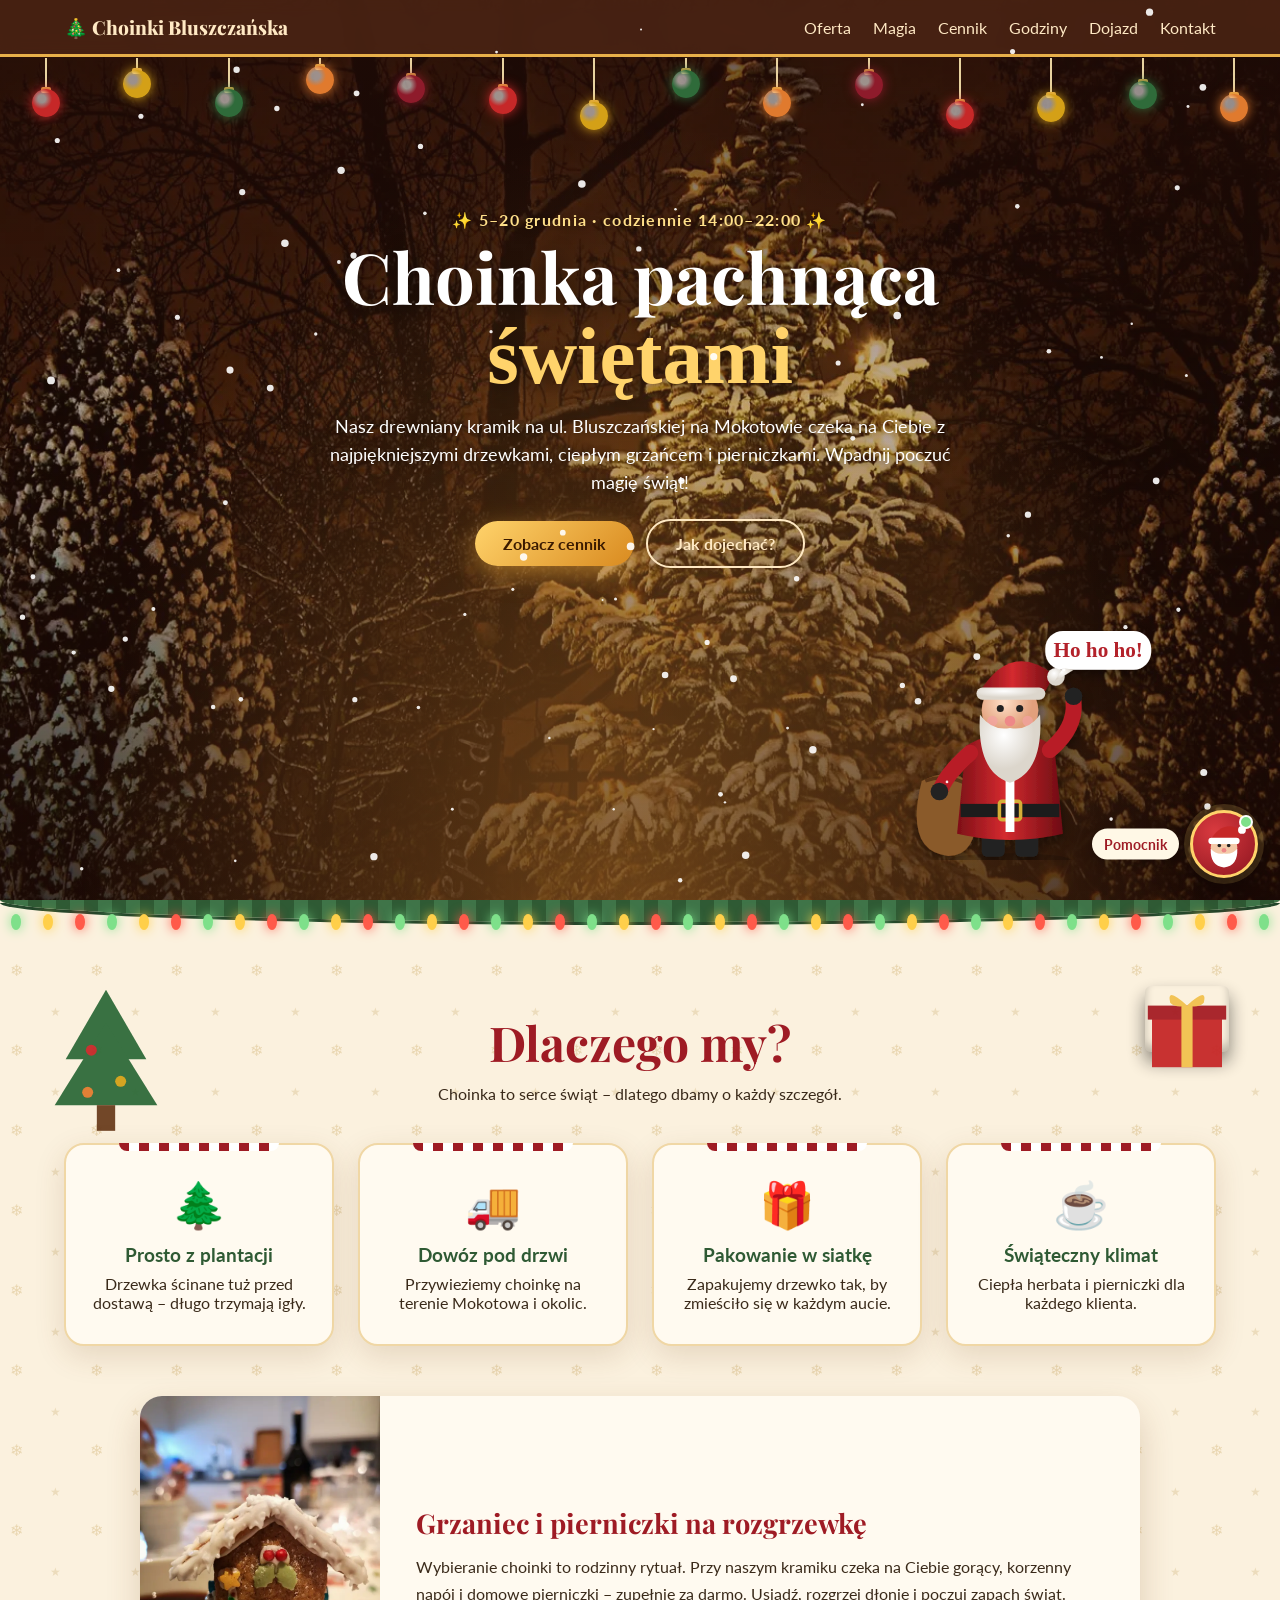
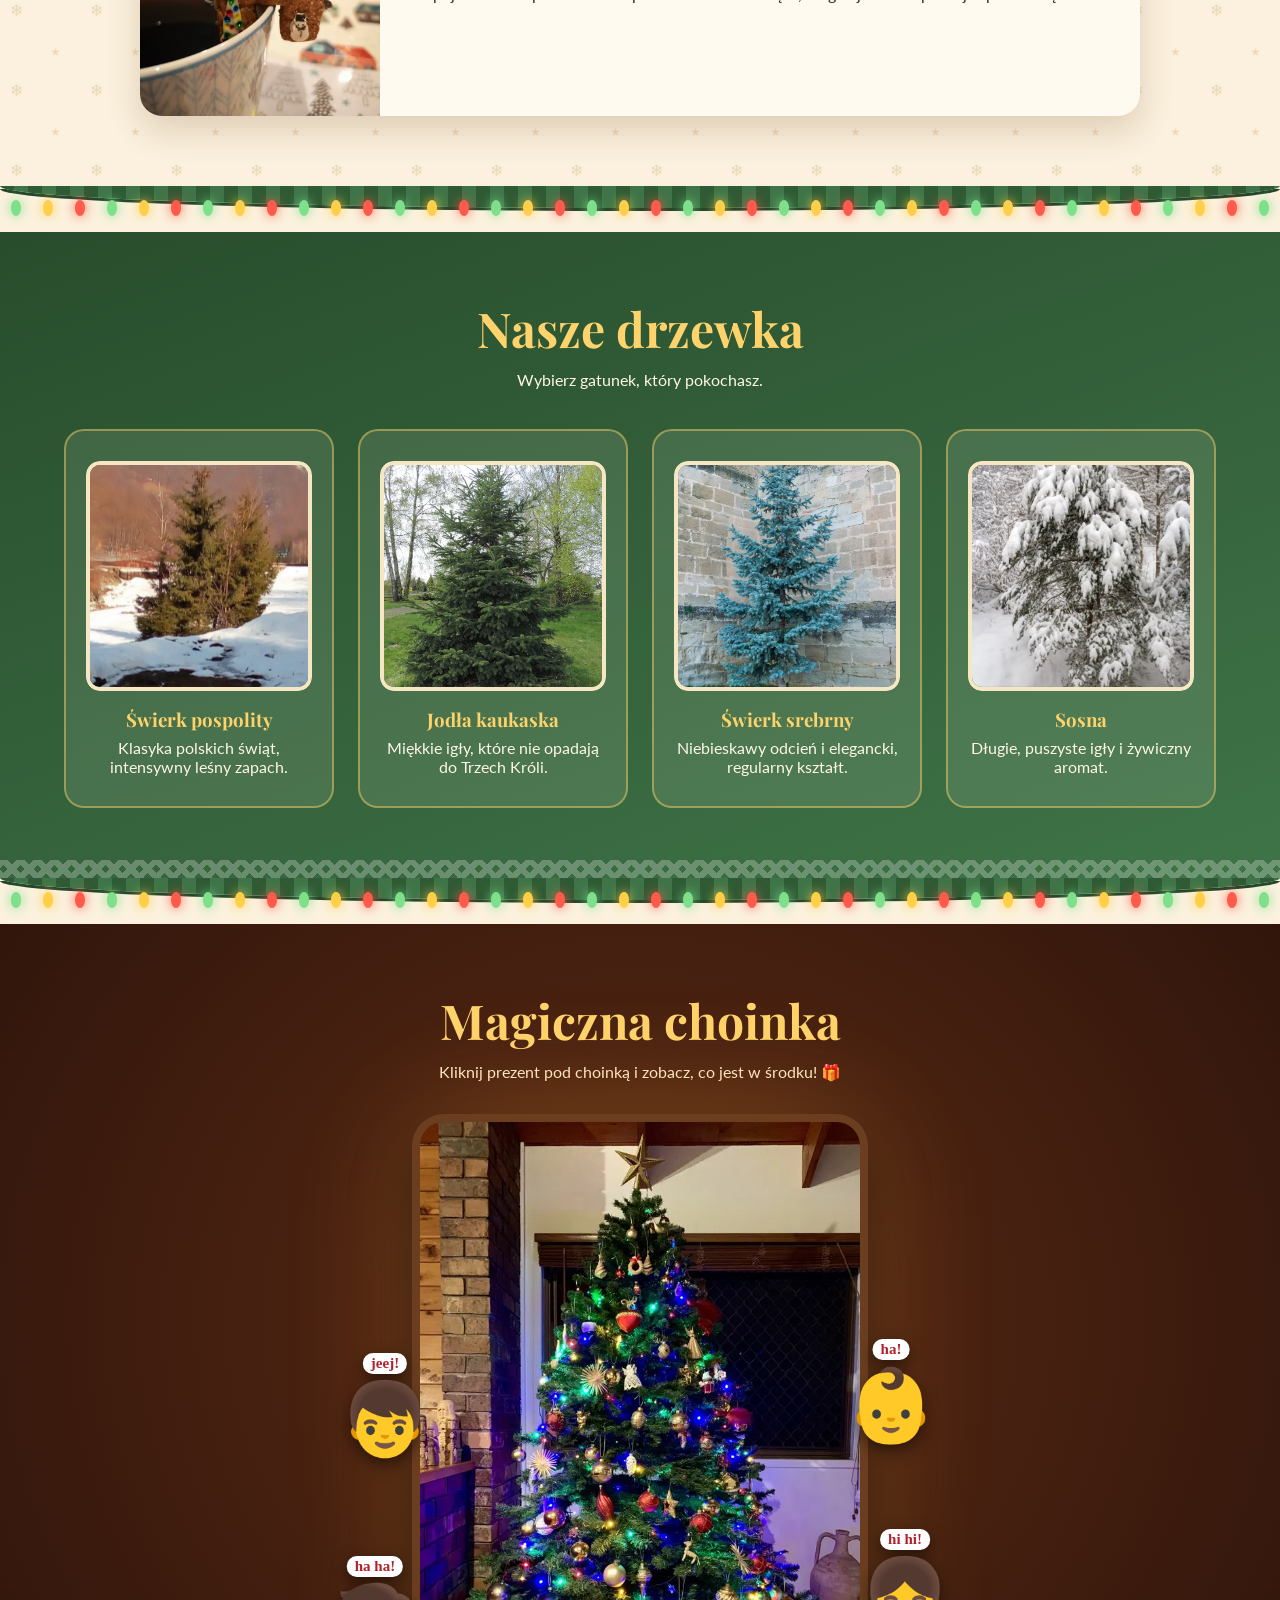
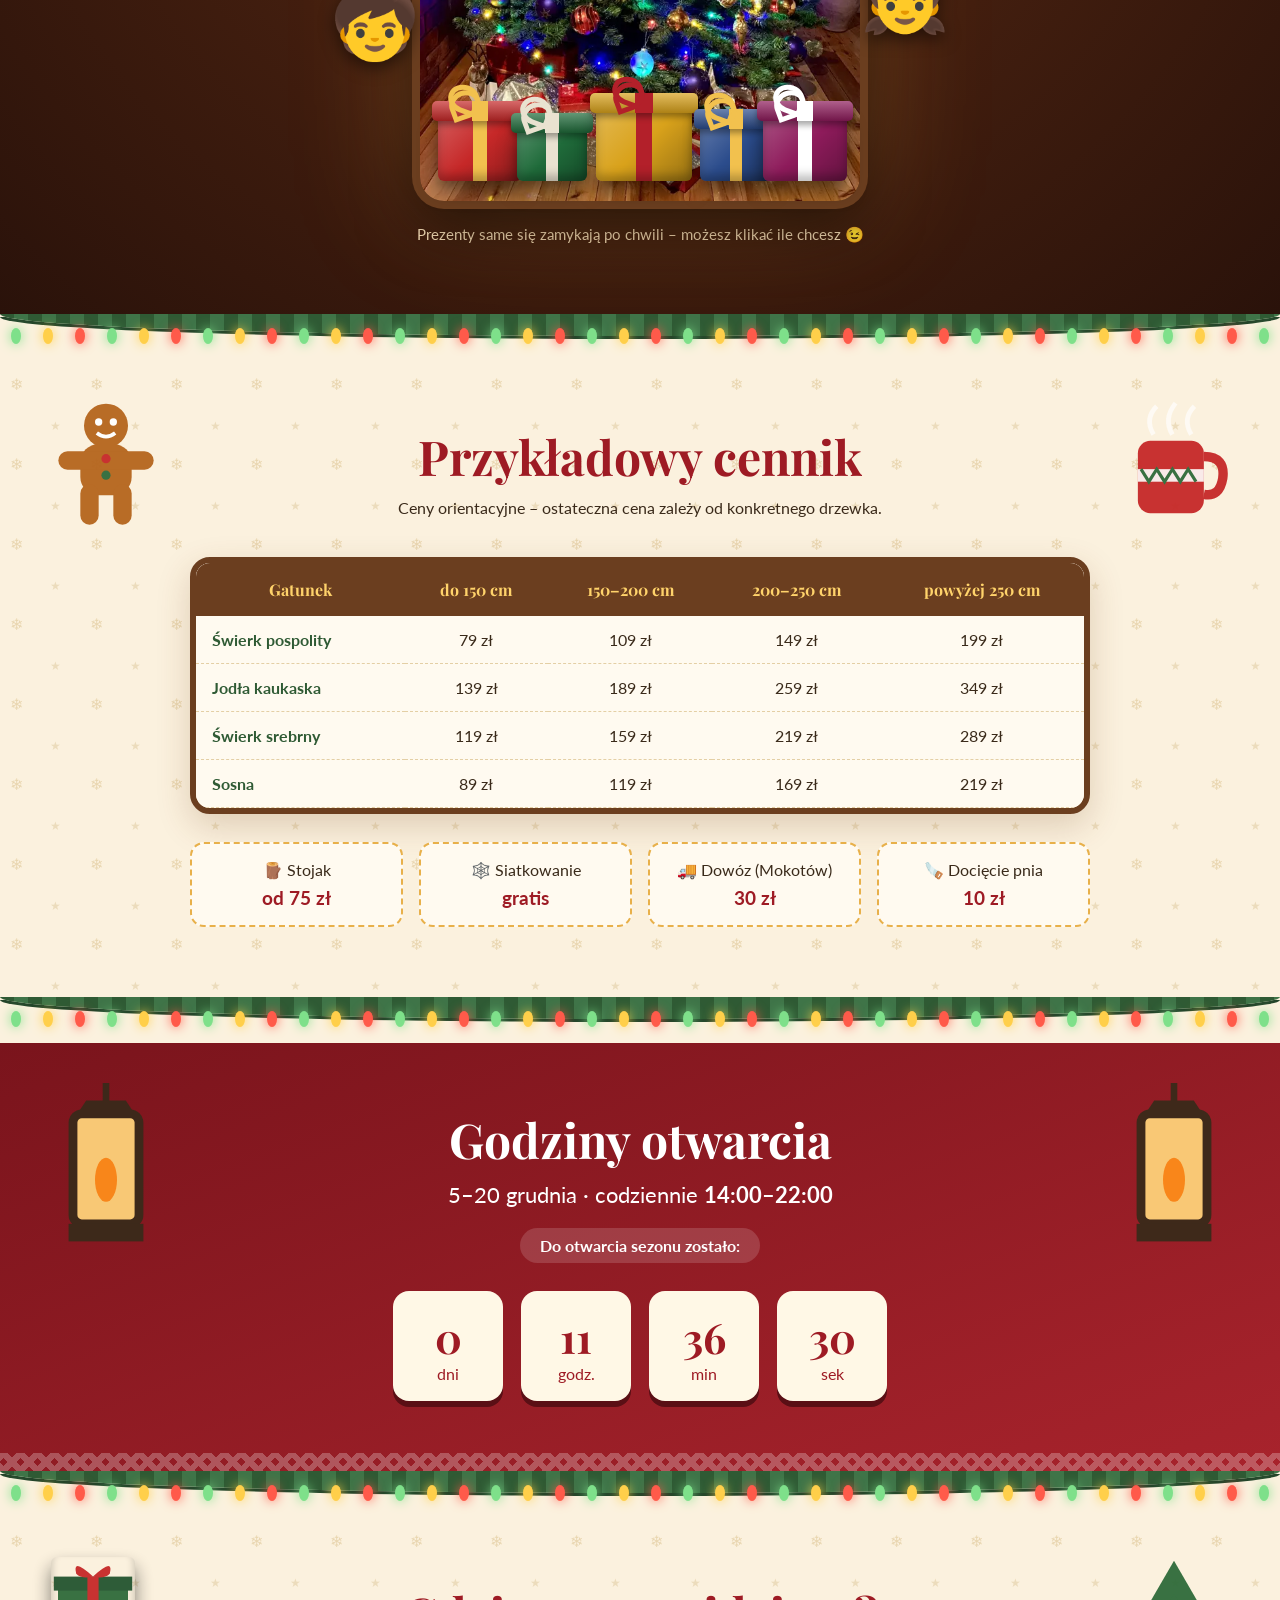
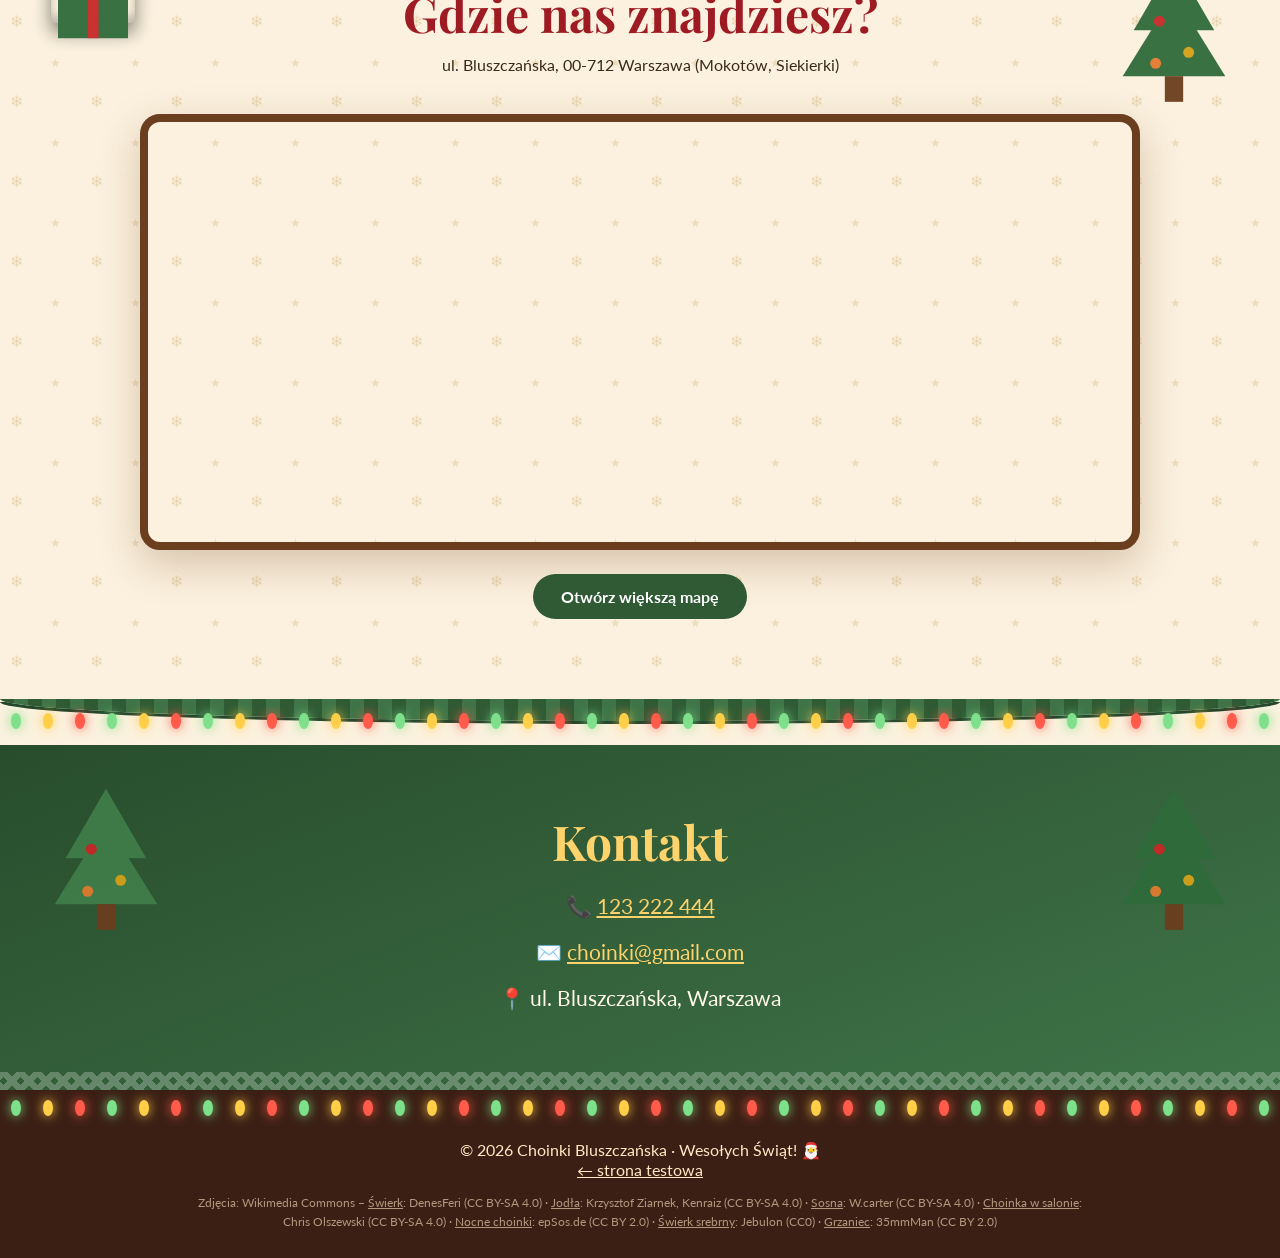
<file: index.html>
<!DOCTYPE html>
<html lang="pl"><head><meta charset="utf-8"><meta name="viewport" content="width=device-width,initial-scale=1">
<title>Choinki Bluszczańska – świąteczny punkt sprzedaży choinek, Warszawa Mokotów</title>
<link rel="preconnect" href="https://fonts.googleapis.com"><link href="https://fonts.googleapis.com/css2?family=Playfair+Display:ital,wght@0,600;0,800;1,600&family=Mountains+of+Christmas:wght@700&family=Lato:wght@400;700&display=swap" rel="stylesheet">
<link rel="stylesheet" href="style.css"><link rel="stylesheet" href="chat.css"></head><body>
<canvas id="snow"></canvas>
<nav class="nav"><a href="#" class="logo">🎄 Choinki Bluszczańska</a><div class="links"><a href="#oferta">Oferta</a><a href="#magia">Magia</a><a href="#cennik">Cennik</a><a href="#godziny">Godziny</a><a href="#dojazd">Dojazd</a><a href="#kontakt">Kontakt</a></div></nav>
<header class="hero">
 <div class="orn" id="orn"></div>
 <div class="hero-inner">
  <div class="hero-text">
   <p class="kicker">✨ 5–20 grudnia · codziennie 14:00–22:00 ✨</p>
   <h1>Choinka pachnąca<br><span>świętami</span></h1>
   <p class="lead">Nasz drewniany kramik na ul. Bluszczańskiej na Mokotowie czeka na Ciebie z najpiękniejszymi drzewkami, ciepłym grzańcem i pierniczkami. Wpadnij poczuć magię świąt!</p>
   <div class="cta"><a href="#cennik" class="btn gold">Zobacz cennik</a><a href="#dojazd" class="btn ghost">Jak dojechać?</a></div>
  </div>
 </div>
 <div class="hero-photo"></div><svg class="santa-svg" viewBox="-40 -30 340 320" aria-label="Animowany Mikołaj"><defs><radialGradient id="sk" cx=".4" cy=".35"><stop offset="0" stop-color="#ffe0c8"/><stop offset="1" stop-color="#e2a07c"/></radialGradient><linearGradient id="coat" x1="0" x2="1"><stop offset="0" stop-color="#7d0f17"/><stop offset=".45" stop-color="#d42a2f"/><stop offset="1" stop-color="#6e0c13"/></linearGradient><radialGradient id="fur" cx=".4" cy=".3"><stop offset="0" stop-color="#fff"/><stop offset="1" stop-color="#dcd6cc"/></radialGradient><filter id="sh"><feDropShadow dx="0" dy="6" stdDeviation="6" flood-opacity=".45"/></filter></defs><g filter="url(#sh)" class="santa" transform="translate(70,40)">
   <ellipse cx="60" cy="250" rx="70" ry="8" fill="rgba(0,0,0,.15)"/>
   <path d="M-40 160 Q-60 240 -10 245 Q30 245 20 170 Q0 140 -40 160Z" fill="#8a5a2b"/><path d="M-36 160 Q-10 150 20 168" stroke="#5a3418" stroke-width="4" fill="none"/>
   <rect x="28" y="210" width="26" height="36" rx="6" fill="#222"/><rect x="66" y="210" width="26" height="36" rx="6" fill="#222"/>
   <path d="M10 120 Q60 92 110 120 L120 220 Q60 234 0 220Z" fill="url(#coat)"/>
   <rect x="4" y="186" width="112" height="15" fill="#1b1b1b"/><rect x="48" y="183" width="24" height="21" rx="3" fill="none" stroke="#d4af37" stroke-width="4"/>
   <path d="M60 118 L60 218" stroke="#fff" stroke-width="10"/>
   <path d="M15 128 Q-10 150 -18 168" stroke="#b81f26" stroke-width="18" fill="none" stroke-linecap="round"/><circle cx="-20" cy="172" r="10" fill="#222"/>
   <g class="arm-r"><path d="M105 125 Q135 100 132 70" stroke="#b81f26" stroke-width="18" fill="none" stroke-linecap="round"/><circle cx="132" cy="64" r="10" fill="#222"/></g>
   <circle cx="60" cy="80" r="32" fill="url(#sk)"/><circle cx="40" cy="92" r="6" fill="#f4a3a3" opacity=".7"/><circle cx="80" cy="92" r="6" fill="#f4a3a3" opacity=".7"/>
   <path d="M26 85 Q22 150 60 162 Q98 150 94 85 Q80 104 60 100 Q40 104 26 85Z" fill="url(#fur)"/>
   <circle cx="60" cy="92" r="6" fill="#e88"/>
   <g class="eyes"><circle cx="49" cy="78" r="4" fill="#222"/><circle cx="71" cy="78" r="4" fill="#222"/></g>
   <path d="M24 62 Q60 0 110 40 L100 58Z" fill="url(#coat)"/><circle cx="112" cy="42" r="10" fill="url(#fur)"/><rect x="22" y="54" width="78" height="14" rx="7" fill="url(#fur)"/>
   <g class="bubble2"><rect x="100" y="-10" width="120" height="44" rx="20" fill="#fff"/><path d="M120 32 l-10 16 l22-14z" fill="url(#fur)"/><text x="160" y="20" text-anchor="middle" font-family="Mountains of Christmas" font-weight="700" font-size="24" fill="#b3202a">Ho ho ho!</text></g>
  </g>
  </svg>
</header>
<div class="garland"><div class="lights"></div></div><section id="oferta" class="sec cream"><div class="deco l"><svg viewBox="0 0 60 90"><polygon points="30,2 52,40 8,40" fill="#2f6b3a"/><polygon points="30,20 58,65 2,65" fill="#2f6b3a"/><rect x="25" y="65" width="10" height="14" fill="#6b3e1f"/><circle cx="22" cy="35" r="3" fill="#c62828"/><circle cx="38" cy="52" r="3" fill="#d4a017"/><circle cx="20" cy="58" r="3" fill="#e07a2e"/></svg></div><div class="deco r gift"><svg viewBox="0 0 60 60"><rect x="5" y="20" width="50" height="38" fill="#c62828"/><rect x="2" y="14" width="56" height="10" fill="#a51d24"/><rect x="26" y="14" width="8" height="44" fill="#f2c14e"/><path d="M30 14 Q15 0 18 12 Q22 16 30 14 Q45 0 42 12 Q38 16 30 14" fill="#f2c14e"/></svg></div><h2 class="reveal">Dlaczego my?</h2><p class="sub reveal">Choinka to serce świąt – dlatego dbamy o każdy szczegół.</p>
<div class="grid4">
 <div class="feat reveal"><div class="ico">🌲</div><h3>Prosto z plantacji</h3><p>Drzewka ścinane tuż przed dostawą – długo trzymają igły.</p></div>
 <div class="feat reveal"><div class="ico">🚚</div><h3>Dowóz pod drzwi</h3><p>Przywieziemy choinkę na terenie Mokotowa i okolic.</p></div>
 <div class="feat reveal"><div class="ico">🎁</div><h3>Pakowanie w siatkę</h3><p>Zapakujemy drzewko tak, by zmieściło się w każdym aucie.</p></div>
 <div class="feat reveal"><div class="ico">☕</div><h3>Świąteczny klimat</h3><p>Ciepła herbata i pierniczki dla każdego klienta.</p></div>
</div><div class="cozy reveal"><img src="img/grzaniec.webp" alt="Grzaniec i piernik" loading="lazy"><div><h3>Grzaniec i pierniczki na rozgrzewkę</h3><p>Wybieranie choinki to rodzinny rytuał. Przy naszym kramiku czeka na Ciebie gorący, korzenny napój i domowe pierniczki – zupełnie za darmo. Usiądź, rozgrzej dłonie i poczuj zapach świąt.</p></div></div></section>

<div class="garland"><div class="lights"></div></div><section class="sec green"><h2 class="reveal">Nasze drzewka</h2><p class="sub reveal">Wybierz gatunek, który pokochasz.</p>
<div class="trees">
 <div class="tree-card reveal"><div class="photo"><img src="img/swierk.webp" alt="" loading="lazy"></div><h3>Świerk pospolity</h3><p>Klasyka polskich świąt, intensywny leśny zapach.</p></div>
 <div class="tree-card reveal"><div class="photo"><img src="img/jodla.webp" alt="" loading="lazy"></div><h3>Jodła kaukaska</h3><p>Miękkie igły, które nie opadają do Trzech Króli.</p></div>
 <div class="tree-card reveal"><div class="photo"><img src="img/srebrny.webp" alt="" loading="lazy"></div><h3>Świerk srebrny</h3><p>Niebieskawy odcień i elegancki, regularny kształt.</p></div>
 <div class="tree-card reveal"><div class="photo"><img src="img/sosna.webp" alt="" loading="lazy"></div><h3>Sosna</h3><p>Długie, puszyste igły i żywiczny aromat.</p></div>
</div></section><div class="garland"><div class="lights"></div></div><section id="magia" class="sec magic"><h2 class="reveal">Magiczna choinka</h2><p class="sub reveal">Kliknij prezent pod choinką i zobacz, co jest w środku! 🎁</p>
<div class="stage reveal" id="stage">
 <img class="room" src="img/salon.webp" alt="Ubrana choinka w ciepłym salonie">
 <div class="kid k1">🧒<span>ha ha!</span></div><div class="kid k2">👧<span>hi hi!</span></div><div class="kid k3">👦<span>jeej!</span></div><div class="kid k4">👶<span>ha!</span></div>
 <button class="gift g1" style="--c:#c62828;--rb:#f2c14e" aria-label="Otwórz prezent"><i class="lid"></i></button>
 <button class="gift g2" style="--c:#1f6b3a;--rb:#e9e2d0" aria-label="Otwórz prezent"><i class="lid"></i></button>
 <button class="gift g3" style="--c:#d9a21b;--rb:#b3202a" aria-label="Otwórz prezent"><i class="lid"></i></button>
 <button class="gift g4" style="--c:#2b4c8c;--rb:#f2c14e" aria-label="Otwórz prezent"><i class="lid"></i></button>
 <button class="gift g5" style="--c:#8e1b5b;--rb:#fff" aria-label="Otwórz prezent"><i class="lid"></i></button>
</div><p class="hint reveal">Prezenty same się zamykają po chwili – możesz klikać ile chcesz 😉</p></section>

<div class="garland"><div class="lights"></div></div><section id="cennik" class="sec cream"><div class="deco l ging"><svg viewBox="0 0 60 70"><circle cx="30" cy="14" r="12" fill="#b5651d"/><rect x="16" y="24" width="28" height="28" rx="10" fill="#b5651d"/><rect x="4" y="28" width="52" height="10" rx="5" fill="#b5651d"/><rect x="16" y="46" width="10" height="22" rx="5" fill="#b5651d"/><rect x="34" y="46" width="10" height="22" rx="5" fill="#b5651d"/><circle cx="26" cy="12" r="2" fill="#fff"/><circle cx="34" cy="12" r="2" fill="#fff"/><path d="M25 18 Q30 22 35 18" stroke="#fff" fill="none" stroke-width="2"/><circle cx="30" cy="32" r="2.5" fill="#c62828"/><circle cx="30" cy="41" r="2.5" fill="#2f6b3a"/></svg></div><div class="deco r mug"><svg viewBox="0 0 70 80"><path class="steam" d="M22 22 Q16 12 24 4 M34 22 Q28 12 36 2 M46 22 Q40 12 48 4" stroke="#fff" stroke-width="3" fill="none" opacity=".7"/><rect x="12" y="26" width="42" height="46" rx="8" fill="#c62828"/><path d="M54 36 Q68 36 66 50 Q64 62 54 60" stroke="#c62828" stroke-width="6" fill="none"/><rect x="12" y="44" width="42" height="8" fill="#fff" opacity=".9"/><path d="M14 44 l5 8 l5-8 l5 8 l5-8 l5 8 l5-8 l5 8" stroke="#2f6b3a" stroke-width="2" fill="none"/></svg></div><h2 class="reveal">Przykładowy cennik</h2><p class="sub reveal">Ceny orientacyjne – ostateczna cena zależy od konkretnego drzewka.</p>
<div class="price reveal"><table>
<thead><tr><th>Gatunek</th><th>do 150 cm</th><th>150–200 cm</th><th>200–250 cm</th><th>powyżej 250 cm</th></tr></thead>
<tbody>
<tr><td>Świerk pospolity</td><td>79 zł</td><td>109 zł</td><td>149 zł</td><td>199 zł</td></tr>
<tr><td>Jodła kaukaska</td><td>139 zł</td><td>189 zł</td><td>259 zł</td><td>349 zł</td></tr>
<tr><td>Świerk srebrny</td><td>119 zł</td><td>159 zł</td><td>219 zł</td><td>289 zł</td></tr>
<tr><td>Sosna</td><td>89 zł</td><td>119 zł</td><td>169 zł</td><td>219 zł</td></tr>
</tbody></table></div>
<div class="extras">
 <div class="extra reveal"><span>🪵 Stojak</span><strong>od 75 zł</strong></div>
 <div class="extra reveal"><span>🕸️ Siatkowanie</span><strong>gratis</strong></div>
 <div class="extra reveal"><span>🚚 Dowóz (Mokotów)</span><strong>30 zł</strong></div>
 <div class="extra reveal"><span>🪚 Docięcie pnia</span><strong>10 zł</strong></div>
</div></section>

<div class="garland"><div class="lights"></div></div><section id="godziny" class="sec red"><div class="deco l lant"><svg viewBox="0 0 50 90"><path d="M25 0 v10" stroke="#3a2a1a" stroke-width="3"/><path d="M12 14 h26 l-4 -6 h-18z" fill="#3a2a1a"/><rect x="10" y="14" width="30" height="50" rx="4" fill="#ffd27a" stroke="#3a2a1a" stroke-width="4"/><ellipse class="flame" cx="25" cy="44" rx="5" ry="10" fill="#ff8c1a"/><rect x="8" y="64" width="34" height="8" fill="#3a2a1a"/></svg></div><div class="deco r lant"><svg viewBox="0 0 50 90"><path d="M25 0 v10" stroke="#3a2a1a" stroke-width="3"/><path d="M12 14 h26 l-4 -6 h-18z" fill="#3a2a1a"/><rect x="10" y="14" width="30" height="50" rx="4" fill="#ffd27a" stroke="#3a2a1a" stroke-width="4"/><ellipse class="flame" cx="25" cy="44" rx="5" ry="10" fill="#ff8c1a"/><rect x="8" y="64" width="34" height="8" fill="#3a2a1a"/></svg></div><h2 class="reveal">Godziny otwarcia</h2>
<p class="big reveal">5–20 grudnia · codziennie <strong>14:00–22:00</strong></p>
<div id="status" class="status reveal"></div>
<div class="count reveal" id="count"><div><b id="d">0</b><span>dni</span></div><div><b id="h">0</b><span>godz.</span></div><div><b id="m">0</b><span>min</span></div><div><b id="s">0</b><span>sek</span></div></div>
</section>

<div class="garland"><div class="lights"></div></div><section id="dojazd" class="sec cream"><div class="deco l gift"><svg viewBox="0 0 60 60"><rect x="5" y="20" width="50" height="38" fill="#2f6b3a"/><rect x="2" y="14" width="56" height="10" fill="#245530"/><rect x="26" y="14" width="8" height="44" fill="#c62828"/><path d="M30 14 Q15 0 18 12 Q22 16 30 14 Q45 0 42 12 Q38 16 30 14" fill="#c62828"/></svg></div><div class="deco r"><svg viewBox="0 0 60 90"><polygon points="30,2 52,40 8,40" fill="#2f6b3a"/><polygon points="30,20 58,65 2,65" fill="#2f6b3a"/><rect x="25" y="65" width="10" height="14" fill="#6b3e1f"/><circle cx="22" cy="35" r="3" fill="#c62828"/><circle cx="38" cy="52" r="3" fill="#d4a017"/><circle cx="20" cy="58" r="3" fill="#e07a2e"/></svg></div><h2 class="reveal">Gdzie nas znajdziesz?</h2><p class="sub reveal">ul. Bluszczańska, 00-712 Warszawa (Mokotów, Siekierki)</p>
<div class="map reveal"><iframe title="Mapa – ul. Bluszczańska, Warszawa" loading="lazy" src="https://www.openstreetmap.org/export/embed.html?bbox=21.0595%2C52.2055%2C21.0795%2C52.2130&amp;layer=mapnik&amp;marker=52.20925%2C21.0695"></iframe></div>
<p class="center reveal"><a class="btn green-btn" target="_blank" rel="noopener" href="https://www.openstreetmap.org/?mlat=52.20925&amp;mlon=21.0695#map=17/52.20925/21.0695">Otwórz większą mapę</a></p>
</section>

<div class="garland"><div class="lights"></div></div><section id="kontakt" class="sec green"><div class="deco l"><svg viewBox="0 0 60 90"><polygon points="30,2 52,40 8,40" fill="#3f7d4a"/><polygon points="30,20 58,65 2,65" fill="#3f7d4a"/><rect x="25" y="65" width="10" height="14" fill="#6b3e1f"/><circle cx="22" cy="35" r="3" fill="#c62828"/><circle cx="38" cy="52" r="3" fill="#d4a017"/><circle cx="20" cy="58" r="3" fill="#e07a2e"/></svg></div><div class="deco r"><svg viewBox="0 0 60 90"><polygon points="30,2 52,40 8,40" fill="#2f6b3a"/><polygon points="30,20 58,65 2,65" fill="#2f6b3a"/><rect x="25" y="65" width="10" height="14" fill="#6b3e1f"/><circle cx="22" cy="35" r="3" fill="#c62828"/><circle cx="38" cy="52" r="3" fill="#d4a017"/><circle cx="20" cy="58" r="3" fill="#e07a2e"/></svg></div><h2 class="reveal">Kontakt</h2>
<div class="contact reveal">
 <p>📞 <a href="tel:+48123222444">123 222 444</a></p>
 <p>✉️ <a href="mailto:choinki@gmail.com">choinki@gmail.com</a></p>
 <p>📍 ul. Bluszczańska, Warszawa</p>
</div></section>

<footer><div class="lights"></div>© 2026 Choinki Bluszczańska · Wesołych Świąt! 🎅<p><a href="test/" style="color:inherit">← strona testowa</a></p><p class="credits">Zdjęcia: Wikimedia Commons – <a href="https://commons.wikimedia.org/wiki/File:Picea_abies_-_18.jpg" target="_blank" rel="noopener">Świerk</a>: DenesFeri (CC BY-SA 4.0) · <a href="https://commons.wikimedia.org/wiki/File:Abies_nordmanniana_kz03.jpg" target="_blank" rel="noopener">Jodła</a>: Krzysztof Ziarnek, Kenraiz (CC BY-SA 4.0) · <a href="https://commons.wikimedia.org/wiki/File:Lots_of_snow_on_pine_branches_in_Tuntorp_2.jpg" target="_blank" rel="noopener">Sosna</a>: W.carter (CC BY-SA 4.0) · <a href="https://commons.wikimedia.org/wiki/File:Christmas_tree_with_presents_in_a_privite_house_on_Christmas_Eve_night.jpg" target="_blank" rel="noopener">Choinka w salonie</a>: Chris Olszewski (CC BY-SA 4.0) · <a href="https://commons.wikimedia.org/wiki/File:Glowing_Christmas_Tree_Lights_in_the_Winter_Night.jpg" target="_blank" rel="noopener">Nocne choinki</a>: epSos.de (CC BY 2.0) · <a href="https://commons.wikimedia.org/wiki/File:Picea_pungens_f.glauca,_Miranda_de_Ebro,_Spain.jpg" target="_blank" rel="noopener">Świerk srebrny</a>: Jebulon (CC0) · <a href="https://commons.wikimedia.org/wiki/File:Gingerbread_house_and_mulled_wine_-_Flickr_-_35mmMan.jpg" target="_blank" rel="noopener">Grzaniec</a>: 35mmMan (CC BY 2.0)</p></footer>
<script src="script.js"></script><script src="chat.js"></script></body></html>
</file>
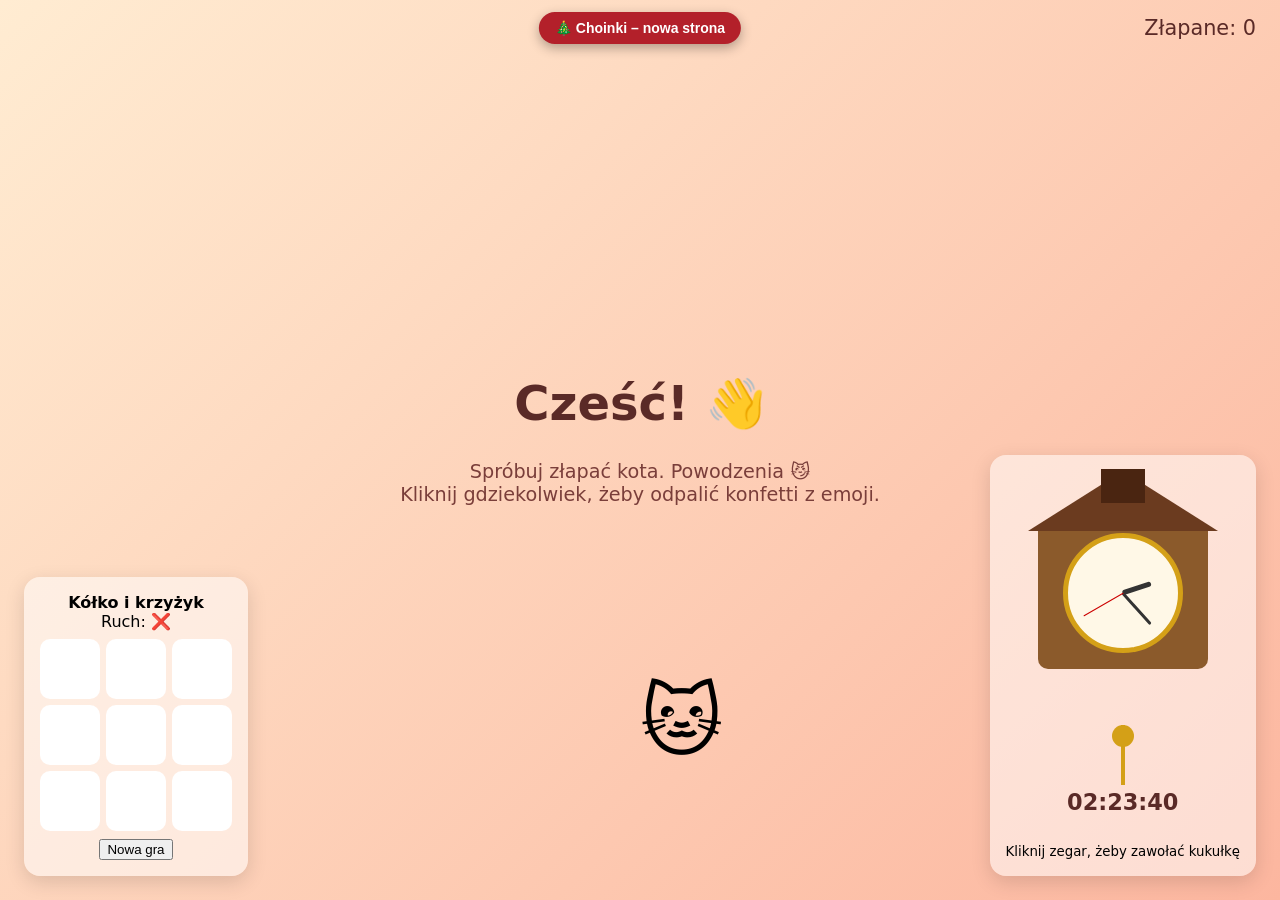
<file: test/index.html>
<!DOCTYPE html>
<html lang="pl">
<head>
<meta charset="UTF-8">
<meta name="viewport" content="width=device-width, initial-scale=1.0">
<title>Testowa strona Jasia</title>
<style>
  body{margin:0;height:100vh;overflow:hidden;font-family:system-ui,sans-serif;background:linear-gradient(135deg,#ffecd2,#fcb69f);display:flex;flex-direction:column;align-items:center;justify-content:center;text-align:center;cursor:pointer;user-select:none}
  h1{font-size:3rem;margin:0 0 .5rem;color:#5a2a27}
  p{color:#7a3e3a;font-size:1.2rem}
  #cat{font-size:5rem;position:absolute;transition:transform .2s}
  .emoji{position:absolute;font-size:2.5rem;pointer-events:none;animation:fly 1.6s ease-out forwards}
  @keyframes fly{to{transform:translate(var(--dx),var(--dy)) rotate(720deg) scale(.2);opacity:0}}
  #score{position:absolute;top:1rem;right:1.5rem;font-size:1.3rem;color:#5a2a27}

  .panel{position:absolute;bottom:1.5rem;background:#fff8;border-radius:16px;padding:1rem;box-shadow:0 6px 20px #0002;cursor:default}
  #ttt{left:1.5rem} #clock{right:1.5rem;text-align:center}
  #board{display:grid;grid-template-columns:repeat(3,60px);gap:6px;margin:.5rem auto}
  #board button{width:60px;height:60px;font-size:2rem;border:none;border-radius:10px;background:#fff;cursor:pointer}
  #board button:hover{background:#ffe3d3}
  .house{width:170px;margin:auto;position:relative}
  .roof{width:0;height:0;border-left:95px solid transparent;border-right:95px solid transparent;border-bottom:60px solid #6b3b1f;margin-left:-10px}
  .body{background:#8b5a2b;padding:12px 0 16px;border-radius:0 0 10px 10px}
  .door{width:44px;height:34px;margin:-74px auto 8px;position:relative;overflow:visible}
  .door .l,.door .r{position:absolute;top:0;width:22px;height:34px;background:#4a2511;transition:transform .4s;z-index:2}
  .door .l{left:0;transform-origin:left}.door .r{right:0;transform-origin:right}
  .door.open .l{transform:perspective(200px) rotateY(-80deg)}.door.open .r{transform:perspective(200px) rotateY(80deg)}
  .bird{position:absolute;left:4px;top:2px;font-size:1.8rem;transition:transform .4s;z-index:1}
  .door.open .bird{transform:translateY(-6px) scale(1.4)}
  .face{width:110px;height:110px;border-radius:50%;background:#fff8e7;margin:30px auto 0;position:relative;border:5px solid #d4a017}
  .hand{position:absolute;left:50%;bottom:50%;background:#333;transform-origin:bottom center;border-radius:3px}
  .h{width:5px;height:30px;margin-left:-2.5px}.m{width:3px;height:42px;margin-left:-1.5px}.s{width:1px;height:46px;background:#c00}
  .pend{width:4px;height:60px;background:#d4a017;margin:auto;transform-origin:top;animation:sw 1s ease-in-out infinite alternate}
  .pend::after{content:'';display:block;width:22px;height:22px;border-radius:50%;background:#d4a017;margin:56px 0 0 -9px}
  @keyframes sw{from{transform:rotate(18deg)}to{transform:rotate(-18deg)}}
  #digital{font-size:1.4rem;font-weight:bold;color:#5a2a27;margin-top:.3rem}
  #kuku{font-size:1.5rem;font-weight:bold;color:#c0392b;height:1.6rem}
</style>
</head>
<body>
<div id="score">Złapane: 0</div>
<h1>Cześć! 👋</h1>
<p>Spróbuj złapać kota. Powodzenia 😼<br>Kliknij gdziekolwiek, żeby odpalić konfetti z emoji.</p>
<div id="cat">🐱</div>
<script>
const cat=document.getElementById('cat'),score=document.getElementById('score');
let caught=0,x=innerWidth/2,y=innerHeight*0.75;
const place=()=>{cat.style.left=x+'px';cat.style.top=y+'px'};place();
document.addEventListener('mousemove',e=>{
  const dx=x-e.clientX,dy=y-e.clientY,d=Math.hypot(dx,dy);
  if(d<140){x+=dx/d*90;y+=dy/d*90;
    if(x<20||x>innerWidth-100)x=Math.random()*(innerWidth-120)+20;
    if(y<20||y>innerHeight-100)y=Math.random()*(innerHeight-120)+20;
    cat.style.transform='rotate('+(Math.random()*60-30)+'deg) scale(1.2)';place();
    setTimeout(()=>cat.style.transform='',200);}
});
cat.addEventListener('click',e=>{e.stopPropagation();caught++;score.textContent='Złapane: '+caught;cat.textContent=['🙀','😹','😻','😾'][caught%4];burst(e.clientX,e.clientY,30)});
const em=['🎉','🐟','🍕','🦄','💥','🌮','🐸','⭐'];
function burst(cx,cy,n){for(let i=0;i<n;i++){const s=document.createElement('div');s.className='emoji';s.textContent=em[Math.random()*em.length|0];s.style.left=cx+'px';s.style.top=cy+'px';const a=Math.random()*Math.PI*2,r=150+Math.random()*250;s.style.setProperty('--dx',Math.cos(a)*r+'px');s.style.setProperty('--dy',Math.sin(a)*r+'px');document.body.appendChild(s);setTimeout(()=>s.remove(),1700);}}
document.addEventListener('click',e=>burst(e.clientX,e.clientY,15));
</script>

<div class="panel" id="ttt"><b>Kółko i krzyżyk</b><div id="status">Ruch: ❌</div><div id="board"></div><button id="reset">Nowa gra</button></div>
<div class="panel" id="clock"><div class="house"><div class="roof"></div><div class="body">
<div class="door" id="door"><span class="bird">🐦</span><div class="l"></div><div class="r"></div></div>
<div class="face"><div class="hand h" id="hh"></div><div class="hand m" id="mh"></div><div class="hand s" id="sh"></div></div>
</div><div class="pend"></div></div><div id="digital"></div><div id="kuku"></div><small>Kliknij zegar, żeby zawołać kukułkę</small></div>
<script>
document.querySelectorAll('.panel').forEach(p=>p.addEventListener('click',e=>e.stopPropagation()));
// kółko i krzyżyk (gracz ❌ vs komputer ⭕)
const B=document.getElementById('board'),st=document.getElementById('status');let g,over;
const L=[[0,1,2],[3,4,5],[6,7,8],[0,3,6],[1,4,7],[2,5,8],[0,4,8],[2,4,6]];
const win=b=>{for(const[a,c,d]of L)if(b[a]&&b[a]===b[c]&&b[a]===b[d])return b[a];return b.every(x=>x)?'remis':null};
function draw(){B.innerHTML='';g.forEach((v,i)=>{const t=document.createElement('button');t.textContent=v||'';t.onclick=()=>move(i);B.appendChild(t)})}
function end(w){over=true;st.textContent=w==='remis'?'Remis 🤝':w==='❌'?'Wygrałeś! 🎉':'Komputer wygrał 🤖';if(w==='❌'){const r=B.getBoundingClientRect();burst(r.left+100,r.top+100,40)}}
function ai(){const f=g.map((v,i)=>v?null:i).filter(i=>i!==null);
 for(const s of['⭕','❌'])for(const i of f){g[i]=s;const w=win(g);g[i]=null;if(w===s)return i}
 if(!g[4])return 4;return f[Math.random()*f.length|0]}
function move(i){if(over||g[i])return;g[i]='❌';let w=win(g);if(w){draw();return end(w)}
 g[ai()]='⭕';draw();w=win(g);if(w)return end(w);st.textContent='Ruch: ❌'}
function reset(){g=Array(9).fill(null);over=false;st.textContent='Ruch: ❌';draw()}
document.getElementById('reset').onclick=reset;reset();
// zegar z kukułką
const door=document.getElementById('door'),kk=document.getElementById('kuku');let AC;
function beep(f,t){AC=AC||new(window.AudioContext||window.webkitAudioContext)();const o=AC.createOscillator(),v=AC.createGain();o.frequency.value=f;o.connect(v);v.connect(AC.destination);v.gain.setValueAtTime(.3,AC.currentTime+t);v.gain.exponentialRampToValueAtTime(.001,AC.currentTime+t+.3);o.start(AC.currentTime+t);o.stop(AC.currentTime+t+.35)}
function cuckoo(n){n=Math.min(n,12);let k=0;const one=()=>{if(k++>=n){door.classList.remove('open');kk.textContent='';return}
 door.classList.add('open');kk.textContent='Kuku!'+(n>1?' ('+k+')':'');try{beep(784,0);beep(622,.35)}catch(e){}
 setTimeout(()=>{door.classList.remove('open')},700);setTimeout(one,1100)};one()}
document.getElementById('clock').addEventListener('click',()=>cuckoo(1));
let last=-1;function tick(){const d=new Date(),h=d.getHours(),m=d.getMinutes(),s=d.getSeconds();
 document.getElementById('hh').style.transform='rotate('+((h%12)*30+m*.5)+'deg)';
 document.getElementById('mh').style.transform='rotate('+(m*6)+'deg)';
 document.getElementById('sh').style.transform='rotate('+(s*6)+'deg)';
 document.getElementById('digital').textContent=d.toLocaleTimeString('pl-PL');
 if(m===0&&s===0&&last!==h){last=h;cuckoo(h%12||12)} else if(m===30&&s===0)cuckoo(1)}
tick();setInterval(tick,1000);
</script>
<a href="../" style="position:fixed;top:12px;left:50%;transform:translateX(-50%);z-index:9999;background:#b3202a;color:#fff;padding:8px 16px;border-radius:20px;font:bold 14px sans-serif;text-decoration:none;box-shadow:0 4px 12px rgba(0,0,0,.3)">🎄 Choinki – nowa strona</a>
</body>
</html>
</file>
<file: style.css>
:root{--g:#2f5a34;--g2:#3f7448;--r:#9e1b24;--gold:#e8b04a;--cream:#fbf1de;--wood:#6b3e1f}
*{box-sizing:border-box;margin:0;padding:0}html{scroll-behavior:smooth}
body{font-family:Lato,sans-serif;color:#3a2a1a;background:var(--cream);overflow-x:hidden}
#snow{position:fixed;inset:0;pointer-events:none;z-index:50}
a{color:inherit}
.nav{position:fixed;top:0;left:0;right:0;z-index:40;display:flex;justify-content:space-between;align-items:center;padding:14px 5vw;background:rgba(74,36,20,.88);backdrop-filter:blur(8px);color:#ffe9c4;border-bottom:3px solid var(--gold)}
.logo{font-family:'Playfair Display';font-weight:800;text-decoration:none;font-size:1.2rem}
.links a{margin-left:22px;text-decoration:none}.links a:hover{color:var(--gold)}
.hero{position:relative;height:max(880px,100vh);max-height:960px;background:radial-gradient(ellipse at 50% 85%,#ffb85c 0%,#d9733a 25%,#7a2e22 55%,#3b1712 100%);color:#fff;overflow:hidden;padding-top:60px}
.orn{position:absolute;top:58px;left:0;right:0;display:flex;justify-content:space-around;z-index:3;pointer-events:none}
.o{position:relative;width:2px;height:var(--l);background:#e8d3a0;animation:swing 3s ease-in-out infinite alternate;transform-origin:top;pointer-events:auto}
.o:after{content:'';position:absolute;bottom:-26px;left:-13px;width:28px;height:28px;border-radius:50%;background:radial-gradient(circle at 35% 35%,#fff8 0 15%,var(--c) 40%);box-shadow:0 0 12px var(--c)}
.o:before{content:'';position:absolute;bottom:-2px;left:-4px;width:10px;height:6px;background:var(--gold);border-radius:2px}
.o:hover{animation:wig .4s infinite}
@keyframes swing{from{transform:rotate(-4deg)}to{transform:rotate(4deg)}}@keyframes wig{0%,100%{transform:rotate(-12deg)}50%{transform:rotate(12deg)}}
.hero-inner{position:relative;z-index:2;text-align:center;padding:100px 5vw 0}
.kicker{color:#ffe08a;letter-spacing:.08em;font-weight:700;margin-bottom:10px;text-shadow:0 2px 6px #0006}
h1{font-family:'Playfair Display';font-size:clamp(2.4rem,5.5vw,4.4rem);line-height:1.05;text-shadow:0 4px 20px #0007}
h1 span{font-family:'Mountains of Christmas';color:#ffd36b;font-size:1.15em}
.lead{font-size:1.1rem;margin:14px auto 22px;max-width:640px;line-height:1.6;text-shadow:0 2px 8px #0008}
.btn{display:inline-block;padding:13px 28px;border-radius:40px;text-decoration:none;font-weight:700;margin:0 6px 10px;transition:.25s}
.gold{background:linear-gradient(135deg,#ffd36b,#d98a1f);color:#3a1a00;box-shadow:0 8px 25px rgba(255,180,60,.5)}
.gold:hover{transform:translateY(-3px) scale(1.05)}
.ghost{border:2px solid #ffe9c4;color:#ffe9c4}.ghost:hover{background:#ffe9c4;color:var(--r)}
.green-btn{background:var(--g);color:#fff}
.scene{position:absolute;bottom:0;left:0;width:100%;height:44%;z-index:1}
.bulbs circle{animation:tw2 1.6s infinite alternate;filter:drop-shadow(0 0 6px #ffd36b)}
.bulbs circle:nth-child(2n){animation-delay:.8s}.bulbs circle:nth-child(3n){animation-delay:.4s}
@keyframes tw2{to{opacity:.35}}
.win{animation:winglow 3s infinite alternate}@keyframes winglow{to{fill:#ffe39c}}
.flame{animation:flick .25s infinite alternate;transform-box:fill-box;transform-origin:bottom}@keyframes flick{to{transform:scale(.85,1.1)}}
.steam{animation:steam 2.5s infinite}@keyframes steam{0%{opacity:0;transform:translateY(6px)}50%{opacity:.8}100%{opacity:0;transform:translateY(-8px)}}
.santa .arm-r{transform-box:fill-box;transform-origin:0% 100%;animation:wave .7s ease-in-out infinite alternate}@keyframes wave{from{transform:rotate(-14deg)}to{transform:rotate(16deg)}}
.eyes{animation:blink 4s infinite;transform-box:fill-box;transform-origin:center}@keyframes blink{0%,94%,100%{transform:scaleY(1)}97%{transform:scaleY(.1)}}
.bubble2{animation:pop 3.5s infinite;transform-box:fill-box;transform-origin:left bottom}@keyframes pop{0%,15%{transform:scale(0)}25%,80%{transform:scale(1)}90%,100%{transform:scale(0)}}
.garland{position:relative;height:46px;background:var(--cream);overflow:hidden}
.garland:before{content:'';position:absolute;left:0;right:0;top:0;height:22px;background:repeating-linear-gradient(90deg,#2f5a34 0 14px,#3f7448 14px 28px);border-radius:0 0 50% 50%/0 0 100% 100%;box-shadow:0 3px 0 #24452a}
.lights{position:absolute;top:14px;left:0;right:0;display:flex;justify-content:space-around}
.lights i{width:10px;height:16px;border-radius:50%;background:#ffcf4a;box-shadow:0 0 12px #ffcf4a;animation:tw2 1.2s infinite alternate}
.lights i:nth-child(3n){background:#ff5a4a;box-shadow:0 0 12px #ff5a4a}.lights i:nth-child(3n+1){background:#7ee08a;box-shadow:0 0 12px #7ee08a}
.sec{position:relative;padding:80px 5vw 90px;text-align:center}
.sec h2{font-family:'Playfair Display';font-size:clamp(2rem,4vw,3rem);margin-bottom:10px}
.sub{opacity:.8;margin-bottom:40px}
.cream{background:var(--cream) url("data:image/svg+xml,%3Csvg xmlns='http://www.w3.org/2000/svg' width='80' height='80'%3E%3Ctext x='10' y='30' font-size='16' fill='%23e9d6b0'%3E❄%3C/text%3E%3Ctext x='50' y='70' font-size='12' fill='%23ecdcbc'%3E★%3C/text%3E%3C/svg%3E")}.cream h2{color:var(--r)}
.green{background:linear-gradient(160deg,#284d2c,#3f7448);color:#fff8e6}.green h2{color:#ffd36b}
.green:after,.red:after{content:'';position:absolute;left:0;right:0;bottom:0;height:18px;background:repeating-linear-gradient(45deg,#fff 0 6px,transparent 6px 12px),repeating-linear-gradient(-45deg,#fff 0 6px,transparent 6px 12px);opacity:.25}
.red{background:linear-gradient(160deg,#7a141c,#a8232c);color:#fff}
.deco{position:absolute;top:40px;width:110px;opacity:.95;animation:float 4s ease-in-out infinite}
.deco.l{left:4vw}.deco.r{right:4vw;animation-delay:-2s}.deco svg{width:100%;height:auto}
@keyframes float{50%{transform:translateY(-10px) rotate(3deg)}}
.grid4,.trees{display:grid;grid-template-columns:repeat(4,1fr);gap:24px;max-width:1200px;margin:0 auto}
.feat{background:#fffaf0;border-radius:20px;padding:32px 22px;box-shadow:0 10px 30px rgba(110,60,20,.15);border:2px solid #f0d7a5;position:relative;transition:.3s}
.feat:before{content:'';position:absolute;top:-2px;left:20%;right:20%;height:8px;background:repeating-linear-gradient(90deg,var(--r) 0 10px,#fff 10px 20px);border-radius:0 0 8px 8px}
.feat:hover{transform:translateY(-8px) rotate(-1deg)}.ico{font-size:2.8rem;margin-bottom:12px}.feat h3{color:var(--g);margin-bottom:8px}
.tree-card{background:rgba(255,248,230,.1);border:2px solid rgba(255,211,107,.45);border-radius:20px;padding:30px 20px;transition:.3s}
.tree-card:hover{transform:translateY(-8px);background:rgba(255,248,230,.18)}
.tree-card h3{color:#ffd36b;margin:16px 0 6px;font-family:'Playfair Display'}
.tree{position:relative;height:170px;width:140px;margin:0 auto}
.tree i{position:absolute;left:50%;transform:translateX(-50%);width:0;height:0;border-style:solid;border-color:transparent transparent var(--c) transparent}
.tree i:nth-child(1){top:0;border-width:0 38px 55px}.tree i:nth-child(2){top:35px;border-width:0 52px 65px}.tree i:nth-child(3){top:75px;border-width:0 66px 75px}
.tree b{position:absolute;bottom:0;left:50%;width:18px;height:22px;margin-left:-9px;background:var(--wood)}
.tree:before{content:'★';position:absolute;top:-22px;left:50%;transform:translateX(-50%);color:#ffd36b;font-size:28px;z-index:2;animation:tw 1.5s infinite alternate}
.tree:after{content:'';position:absolute;inset:40px 30px 30px;background:radial-gradient(circle,#ff5a4a 0 4px,transparent 5px) 0 0/30px 34px,radial-gradient(circle,#ffd36b 0 4px,transparent 5px) 15px 17px/30px 34px}
@keyframes tw{to{text-shadow:0 0 14px #ffe58a;transform:translateX(-50%) scale(1.2)}}
.t1{--c:#3f8a45}.t2{--c:#24612b}.t3{--c:#7fa9a3}.t4{--c:#5c9446}
.price{max-width:900px;margin:0 auto;overflow-x:auto;border-radius:20px;box-shadow:0 12px 34px rgba(110,60,20,.2);border:6px solid var(--wood)}
table{width:100%;border-collapse:collapse;background:#fffaf0}
th{background:var(--wood);color:#ffd36b;padding:16px;font-family:'Playfair Display'}
td{padding:14px 16px;border-bottom:1px dashed #e4cfa5}td:first-child{font-weight:700;text-align:left;color:var(--g)}
tr:hover td{background:#ffefcc}
.extras{display:grid;grid-template-columns:repeat(4,1fr);gap:16px;max-width:900px;margin:28px auto 0}
.extra{background:#fffaf0;border:2px dashed var(--gold);border-radius:14px;padding:16px;display:flex;flex-direction:column;gap:6px}
.extra strong{color:var(--r);font-size:1.2rem}
.big{font-size:1.4rem;margin:10px 0 20px}
.status{display:inline-block;padding:8px 20px;border-radius:30px;background:rgba(255,255,255,.15);font-weight:700;margin-bottom:28px}
.status.open{background:var(--g)}
.count{display:flex;justify-content:center;gap:18px;flex-wrap:wrap}
.count div{background:#fff8e6;color:var(--r);border-radius:16px;padding:18px 10px;width:110px;box-shadow:0 6px 0 #5a0f15}
.count b{display:block;font-family:'Playfair Display';font-size:2.6rem}
.map{max-width:1000px;margin:0 auto 24px;border-radius:20px;overflow:hidden;box-shadow:0 15px 40px rgba(110,60,20,.25);border:8px solid var(--wood)}
.map iframe{width:100%;height:420px;border:0;display:block}
.contact{font-size:1.3rem;line-height:2.2}.contact a{color:#ffd36b}.note{font-size:.9rem;opacity:.7}
footer{position:relative;background:#3b1f14;color:#ffe9c4;text-align:center;padding:50px 20px 26px}footer .lights{top:10px}
.reveal{opacity:0;transform:translateY(40px);transition:opacity .8s,transform .8s}.reveal.in{opacity:1;transform:none}
@media(max-width:900px){.grid4,.trees,.extras{grid-template-columns:repeat(2,1fr)}.links{display:none}.deco{width:70px;top:20px}}
@media(max-width:520px){.hero{height:880px}.scene{height:48%}.hero-inner{padding-top:110px}.o:after{width:20px;height:20px;left:-9px;bottom:-18px}.lead{font-size:1rem}.grid4,.trees{grid-template-columns:1fr}.count div{width:76px;padding:12px 4px}.count b{font-size:1.8rem}.map iframe{height:320px}td,th{padding:10px 8px;font-size:.9rem}.deco{width:54px;opacity:.8}.sec h2{padding:0 50px}}
.static .reveal{opacity:1;transform:none;transition:none}
/* v3 */
.hero{background:#2a120c}
.hero-photo{position:absolute;inset:0;background:linear-gradient(180deg,rgba(40,14,8,.75) 0%,rgba(60,22,10,.35) 45%,rgba(30,10,5,.85) 100%),url(img/hero.webp) center/cover;animation:kb 30s ease-in-out infinite alternate}
.hero-photo:after{content:'';position:absolute;inset:0;background:radial-gradient(ellipse at 50% 100%,rgba(255,170,60,.35),transparent 60%)}
@keyframes kb{to{transform:scale(1.08)}}
.hero{overflow:hidden}.hero-inner{padding-top:150px}
.santa-svg{position:absolute;right:4vw;bottom:10px;width:min(300px,34vw);z-index:2;animation:bob 3s ease-in-out infinite}
@keyframes bob{50%{transform:translateY(-10px) rotate(-1deg)}}
.photo{height:230px;border-radius:14px;overflow:hidden;box-shadow:0 10px 24px rgba(0,0,0,.35);border:4px solid #f5e6c4}
.photo img{width:100%;height:100%;object-fit:cover;transition:transform .6s}.tree-card:hover img{transform:scale(1.08)}
.cozy{display:flex;gap:36px;align-items:center;max-width:1000px;margin:50px auto 0;background:#fffaf0;border-radius:22px;overflow:hidden;box-shadow:0 14px 34px rgba(110,60,20,.2);text-align:left}
.cozy img{width:42%;height:320px;object-fit:cover}.cozy div{padding:30px 34px 30px 0}.cozy h3{font-family:'Playfair Display';font-size:1.7rem;color:var(--r);margin-bottom:12px}.cozy p{line-height:1.7}
.magic{background:radial-gradient(ellipse at 50% 40%,#5a2a14,#2a120a);color:#ffe9c4}.magic h2{color:#ffd36b}
.stage{position:relative;max-width:620px;margin:0 auto;border-radius:24px;overflow:visible}
.room{width:100%;display:block;border-radius:24px;box-shadow:0 0 0 8px #6b3e1f,0 25px 60px rgba(0,0,0,.6),0 0 120px rgba(255,170,60,.35)}
.gift{position:absolute;bottom:3%;width:84px;height:66px;border:0;cursor:pointer;background:linear-gradient(90deg,transparent 42%,var(--rb) 42% 58%,transparent 58%),linear-gradient(135deg,rgba(255,255,255,.25),transparent 50%,rgba(0,0,0,.3)),var(--c);border-radius:6px;box-shadow:0 10px 18px rgba(0,0,0,.5),inset 0 -6px 10px rgba(0,0,0,.25);z-index:4;transition:transform .2s}
.gift:hover{animation:wig .35s infinite}
.gift .lid{position:absolute;left:-6px;right:-6px;top:-14px;height:20px;border-radius:5px;background:linear-gradient(90deg,transparent 42%,var(--rb) 42% 58%,transparent 58%),linear-gradient(180deg,rgba(255,255,255,.3),rgba(0,0,0,.2)),var(--c);box-shadow:0 4px 6px rgba(0,0,0,.35);transition:transform .5s cubic-bezier(.3,1.6,.5,1)}
.gift .lid:before,.gift .lid:after{content:'';position:absolute;top:-16px;left:50%;width:22px;height:18px;border:5px solid var(--rb);border-radius:50% 50% 0 50%;transform:translateX(-100%) rotate(20deg)}
.gift .lid:after{transform:rotate(-20deg) scaleX(-1);transform-origin:left}
.gift.open .lid{transform:translate(30px,-70px) rotate(35deg)}
.g1{left:4%}.g2{left:22%;width:70px;height:54px}.g3{left:40%;width:96px;height:74px}.g4{right:20%;width:72px;height:58px}.g5{right:3%}
.kid{position:absolute;font-size:62px;z-index:5;filter:drop-shadow(0 6px 8px rgba(0,0,0,.5));animation:laugh .6s ease-in-out infinite alternate}
.kid span{position:absolute;top:-24px;left:50%;transform:translateX(-50%);font:700 15px 'Mountains of Christmas';background:#fff;color:#b3202a;padding:2px 8px;border-radius:10px;white-space:nowrap;animation:pop 2.6s infinite}
.k1{left:-50px;bottom:20%}.k2{right:-48px;bottom:24%;animation-delay:.2s}.k3{left:-34px;bottom:50%;animation-delay:.4s;font-size:52px}.k4{right:-30px;bottom:52%;font-size:48px;animation-delay:.1s}
.k2 span{animation-delay:.8s}.k3 span{animation-delay:1.4s}.k4 span{animation-delay:2s}
@keyframes laugh{from{transform:translateY(0) rotate(-6deg)}to{transform:translateY(-12px) rotate(6deg)}}
.toy{position:fixed;top:0;left:0;font-size:42px;pointer-events:none;z-index:60;will-change:transform}
.hint{margin-top:24px;opacity:.7;font-size:.95rem}
.credits{font-size:.75rem;opacity:.6;max-width:900px;margin:14px auto 0;line-height:1.6}
@media(max-width:900px){.cozy{flex-direction:column;text-align:center}.cozy img{width:100%;height:240px}.cozy div{padding:0 24px 28px}}
@media(max-width:520px){.santa-svg{width:150px;right:2vw;bottom:0}.hero-inner{padding-top:120px}.photo{height:260px}.kid{font-size:42px}.k1{left:-8px}.k2{right:-8px}.k3{left:-6px}.k4{right:-4px;font-size:36px}.gift{width:58px;height:46px}.g2{width:50px;height:40px}.g3{width:64px;height:50px}.g4{width:52px;height:42px}.stage{margin:0 6px}}
.hero{height:max(760px,100vh);max-height:900px}.santa-svg{bottom:40px}
.stage{max-width:440px}.kid{font-size:72px}.k1{left:-90px}.k2{right:-90px}.k3{left:-80px}.k4{right:-76px}
.sec{padding:64px 5vw 70px}
@media(max-width:520px){.stage{max-width:300px;margin:0 auto}.kid{font-size:40px}.k1{left:-36px}.k2{right:-36px}.k3{left:-32px}.k4{right:-30px}}
@media(max-width:520px){.k2 span,.k4 span{left:0;transform:translateX(-70%)}}
/* cross-browser fixes (Safari/Firefox) */
.nav{-webkit-backdrop-filter:blur(8px)}
.hero-photo{inset:-2%;will-change:transform;-webkit-backface-visibility:hidden;backface-visibility:hidden;transform:translateZ(0);animation:kb 30s ease-in-out infinite alternate}
@keyframes kb{from{transform:translateZ(0) scale(1)}to{transform:translateZ(0) scale(1.06)}}
.photo{position:relative;isolation:isolate;-webkit-mask-image:-webkit-radial-gradient(white,black);transform:translateZ(0)}
.photo img{display:block;-webkit-backface-visibility:hidden;backface-visibility:hidden;will-change:transform}
.tree-card{will-change:transform}
.gift{-webkit-appearance:none;appearance:none;padding:0;margin:0;font:inherit;-webkit-tap-highlight-color:transparent;touch-action:manipulation;outline:none}
.gift.open{animation:none}.gift .lid{pointer-events:none}
.toy{line-height:1;width:48px;height:48px;text-align:center;will-change:transform,opacity;font-family:"Apple Color Emoji","Segoe UI Emoji","Noto Color Emoji",sans-serif}
.kid{font-family:"Apple Color Emoji","Segoe UI Emoji","Noto Color Emoji",sans-serif}
#snow{will-change:transform}
@media (prefers-reduced-motion:reduce){.hero-photo{animation:none}}
.santa-svg{right:120px}@media(max-width:520px){.santa-svg{right:auto;left:2vw}}
</file>
<file: chat.css>
.ch-fab{position:fixed;right:22px;bottom:22px;z-index:70;width:68px;height:68px;border-radius:50%;border:3px solid #ffd36b;background:radial-gradient(circle at 35% 30%,#d93a3f,#8e1520);box-shadow:0 10px 26px rgba(0,0,0,.4),0 0 0 6px rgba(255,211,107,.18);cursor:pointer;padding:0;-webkit-appearance:none;appearance:none;animation:chBounce 2.8s ease-in-out infinite;display:flex;align-items:center;justify-content:center}
.ch-fab svg{width:50px;height:50px}
.ch-fab:hover,.ch-fab:focus-visible{animation-play-state:paused;transform:scale(1.08);outline:none;box-shadow:0 10px 26px rgba(0,0,0,.4),0 0 0 4px #ffd36b}
.ch-fab .lbl{position:absolute;right:76px;top:50%;transform:translateY(-50%);background:#fff8e6;color:#9e1b24;font:700 14px Lato,sans-serif;padding:7px 12px;border-radius:16px;white-space:nowrap;box-shadow:0 4px 12px rgba(0,0,0,.25)}
.ch-fab .dot{position:absolute;top:2px;right:2px;width:14px;height:14px;border-radius:50%;background:#7ee08a;border:2px solid #fff}
@keyframes chBounce{0%,100%{transform:translateY(0)}50%{transform:translateY(-7px)}}
.ch-open .ch-fab{animation:none}.ch-open .ch-fab .lbl{display:none}
.ch-panel{position:fixed;right:22px;bottom:104px;z-index:71;width:370px;max-width:calc(100vw - 24px);height:min(560px,calc(100vh - 140px));display:none;flex-direction:column;background:#fffaf0;border-radius:22px;overflow:hidden;box-shadow:0 24px 60px rgba(40,14,8,.5);border:3px solid #6b3e1f;font-family:Lato,sans-serif;color:#3a2a1a;transform-origin:bottom right}
.ch-open .ch-panel{display:flex;animation:chIn .28s cubic-bezier(.2,1.3,.5,1)}
@keyframes chIn{from{opacity:0;transform:scale(.85) translateY(20px)}to{opacity:1;transform:none}}
.ch-head{display:flex;align-items:center;gap:10px;padding:12px 14px;background:linear-gradient(135deg,#7a141c,#b3202a);color:#fff;position:relative}
.ch-head:after{content:'';position:absolute;left:0;right:0;bottom:-6px;height:6px;background:repeating-linear-gradient(90deg,#ffcf4a 0 6px,transparent 6px 14px,#ff5a4a 14px 20px,transparent 20px 28px,#7ee08a 28px 34px,transparent 34px 42px)}
.ch-head svg{width:40px;height:40px;background:#fff3d6;border-radius:50%}
.ch-head b{display:block;font-family:'Playfair Display',serif;font-size:1.05rem}.ch-head small{opacity:.85}
.ch-x{margin-left:auto;background:rgba(255,255,255,.15);border:0;color:#fff;width:32px;height:32px;border-radius:50%;font-size:18px;cursor:pointer}
.ch-x:focus-visible{outline:2px solid #ffd36b}
.ch-log{flex:1;overflow-y:auto;padding:18px 12px 8px;background:#fbf1de;display:flex;flex-direction:column;gap:8px;overscroll-behavior:contain}
.ch-m{max-width:85%;padding:9px 13px;border-radius:16px;line-height:1.45;font-size:.95rem;white-space:pre-line;animation:chIn .2s}
.ch-bot{align-self:flex-start;background:#fff;border:1px solid #f0d7a5;border-bottom-left-radius:4px}
.ch-me{align-self:flex-end;background:#2f5a34;color:#fff;border-bottom-right-radius:4px}
.ch-m table{border-collapse:collapse;margin-top:6px;font-size:.85rem;width:100%}.ch-m td{padding:2px 6px;border-bottom:1px dashed #e4cfa5;white-space:nowrap}
.ch-act{display:inline-block;margin-top:8px;background:#e8b04a;color:#3a1a00;border:0;border-radius:14px;padding:5px 12px;font-weight:700;cursor:pointer;font-size:.85rem}
.ch-typing{display:flex;gap:4px;padding:12px 14px}.ch-typing i{width:7px;height:7px;border-radius:50%;background:#b3202a;animation:chT 1s infinite}.ch-typing i:nth-child(2){animation-delay:.15s}.ch-typing i:nth-child(3){animation-delay:.3s}
@keyframes chT{0%,60%,100%{opacity:.3;transform:none}30%{opacity:1;transform:translateY(-4px)}}
.ch-quick{display:flex;flex-wrap:wrap;gap:6px;padding:8px 10px;background:#fbf1de;border-top:1px solid #f0d7a5}
.ch-quick button{border:1.5px solid #b3202a;background:#fff;color:#9e1b24;border-radius:14px;padding:5px 10px;font:600 .8rem Lato,sans-serif;cursor:pointer}
.ch-quick button:hover,.ch-quick button:focus-visible{background:#b3202a;color:#fff;outline:none}
.ch-form{display:flex;gap:6px;padding:8px 10px;background:#fff}
.ch-form input{flex:1;min-width:0;border:1.5px solid #e4cfa5;border-radius:18px;padding:9px 14px;font:inherit;font-size:16px;background:#fffaf0}
.ch-form input:focus{outline:none;border-color:#b3202a}
.ch-form button{border:0;border-radius:50%;width:40px;height:40px;background:#b3202a;color:#fff;font-size:17px;cursor:pointer}
.ch-cta{display:flex;gap:6px;padding:0 10px 10px;background:#fff}
.ch-cta a{flex:1;text-align:center;text-decoration:none;font-weight:700;font-size:.85rem;padding:8px;border-radius:14px;background:#2f5a34;color:#fff}.ch-cta a+a{background:#6b3e1f}
.ch-cta a:focus-visible,.ch-form button:focus-visible,.ch-act:focus-visible{outline:2px solid #e8b04a;outline-offset:2px}
.ch-sr{position:absolute;width:1px;height:1px;overflow:hidden;clip:rect(0 0 0 0)}
@media(max-width:520px){.ch-fab{right:12px;bottom:12px;width:58px;height:58px}.ch-fab svg{width:42px;height:42px}.ch-fab .lbl{display:none}
 .ch-panel{right:0;left:0;bottom:0;width:100%;max-width:none;height:min(82vh,640px);border-radius:22px 22px 0 0;border-width:3px 0 0}
 .ch-open .ch-fab{display:none}}
@media (prefers-reduced-motion:reduce){.ch-fab{animation:none}}
</file>
